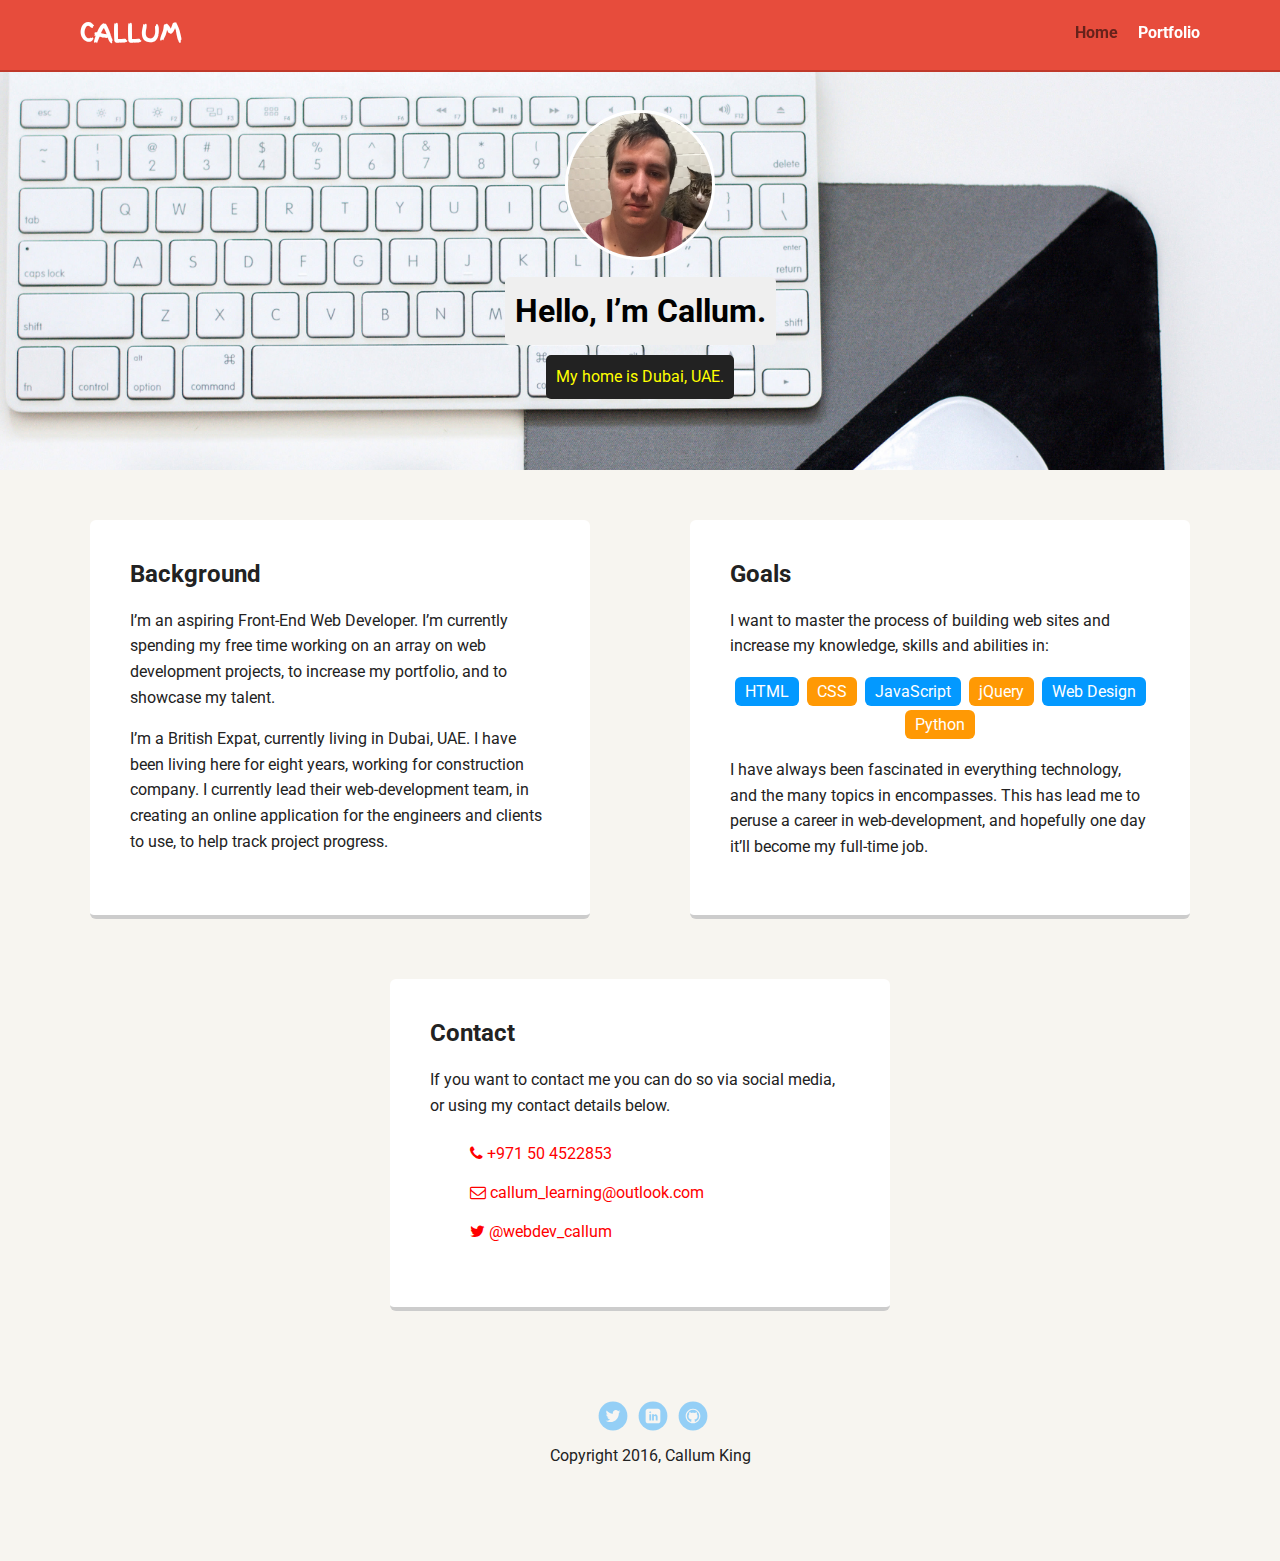
<file: index.html>
<!doctype html>
<html lang="en">
<head>
  <meta charset="utf-8">
  <title>Callum King's Profile</title>
  <meta name="viewport" content="width=device-width, initial-scale=1.0">
  <link rel="stylesheet" href="styles.css">
  <link rel="stylesheet" href="https://maxcdn.bootstrapcdn.com/font-awesome/4.5.0/css/font-awesome.min.css">
  <link href='https://fonts.googleapis.com/css?family=Roboto:400,300,500,700,900|Finger+Paint' rel='stylesheet' type='text/css'>
</head>
  <body>

    <div class="main-nav">
        <ul class="nav">
          <li class="name">Callum</li>
          <li><a href="index.html" class="selected">Home</a></li>
          <li><a href="portfolio.html">Portfolio</a></li>
        </ul>
    </div>

    <header>
      <img src="images/callum_pix.jpg" alt="Photo of Callum King and his cat Pixel" class="profile-image">
      <h1 class="tag name">Hello, I’m Callum.</h1>
      <p class="tag location">My home is Dubai, UAE.</p>
    </header>

    <main class="flex">
      <div class="card">
        <h2>Background</h2>
        <p>I’m an aspiring Front-End Web Developer. I’m currently spending my free time working on an array on web development projects, to increase my portfolio, and to showcase my talent.</p>
        <p>I’m a British Expat, currently living in Dubai, UAE. I have been living here for eight years, working for construction company. I currently lead their web-development team, in creating an online application for the engineers and clients to use, to help track project progress.</p>
      </div> 

      <div class="card">
        <h2>Goals</h2>
        <p>I want to master the process of building web sites and increase my knowledge, skills and abilities in:</p>
        <ul class="skills">
          <li>HTML</li>
          <li>CSS</li>
          <li>JavaScript</li>
          <li>jQuery</li>
          <li>Web Design</li>
          <li>Python</li>
        </ul>
        <p>I have always been fascinated in everything technology, and the many topics in encompasses. This has lead me to peruse a career in web-development, and hopefully one day it’ll become my full-time job.</p>
      </div>
      <div class="card">
        <h2>Contact</h2>
        <p>If you want to contact me you can do so via social media, or using my contact details below.</p>
        <ul class="contact">
          <li><a href="tel:+971504522853"><i class="fa fa-phone"></i> +971 50 4522853</a></li>
          <li><a href="mailto:callum_learn@outlook.com"><i class="fa fa-envelope-o"></i> callum_learning@outlook.com</a></li>
          <li><a href="http://twitter.com/intent/tweet?screen_name=webdev_callum"><i class="fa fa-twitter"></i> @webdev_callum</a></li>
        </ul>
      </div> 

    </main>
    <footer>
      <ul>
        <li><a href="https://twitter.com/webdev_callum" class="social twitter" target="_blank">Twitter</a></li>
        <li><a href="https://www.linkedin.com/in/callum-king-168873111?trk=nav_responsive_tab_profile" class="social linkedin" target="_blank">LinkedIn</a></li>
        <li><a href="https://github.com/ck-dxb" class="social github" target="_blank">Github</a></li>
      </ul>
      <p class="copyright">Copyright 2016, Callum King</p>
    </footer>
  </body>
  </html>
</file>
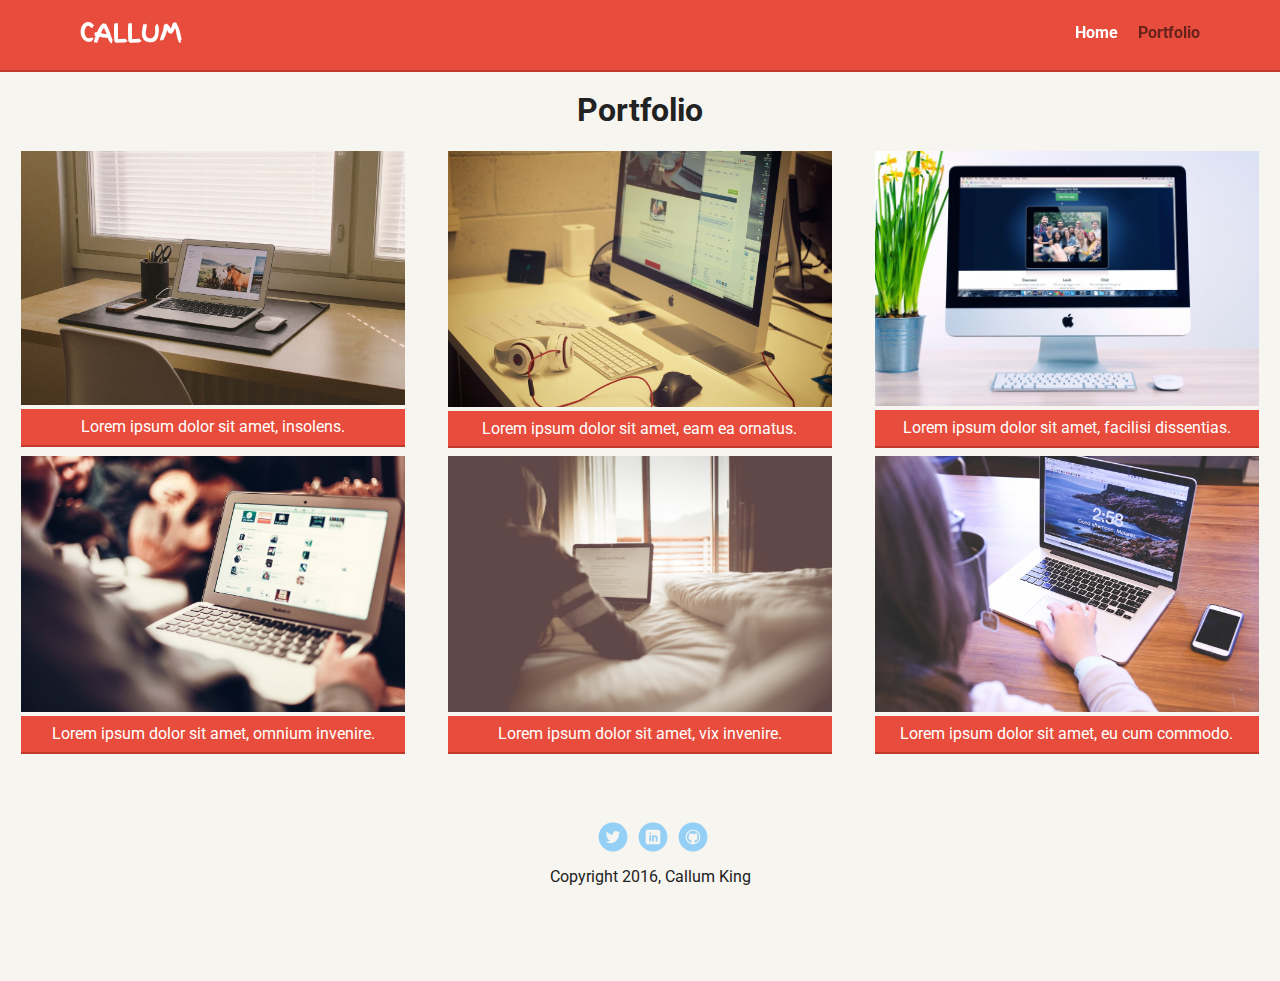
<file: portfolio.html>
<!doctype html>
<html lang="en">
<head>
  <meta charset="utf-8">
  <title>Callum King's Profile</title>
  <meta name="viewport" content="width=device-width, initial-scale=1.0">
  <link rel="stylesheet" href="styles.css">
  <link rel="stylesheet" href="https://maxcdn.bootstrapcdn.com/font-awesome/4.5.0/css/font-awesome.min.css">
  <link href='https://fonts.googleapis.com/css?family=Roboto:400,300,500,700,900|Finger+Paint' rel='stylesheet' type='text/css'>
</head>
  <body>

    <div class="main-nav">
        <ul class="nav">
          <li class="name">Callum</li>
          <li><a href="index.html">Home</a></li>
          <li><a href="portfolio.html" class="selected">Portfolio</a></li>
        </ul>
    </div>

    <main class="port-main">
      <h1>Portfolio</h1>
      <ul class="gallery">
        <li>
          <a href="images/gallery/gallery1.jpg">
            <img src="images/gallery/gallery1.jpg" alt="Example companyy business website image">
            <p>Lorem ipsum dolor sit amet, insolens.</p>
          </a>
        </li>
        <li>
          <a href="images/gallery/gallery2.jpg">
            <img src="images/gallery/gallery2.jpg" alt="Example companyy business website image">
            <p>Lorem ipsum dolor sit amet, eam ea ornatus.</p>
          </a>
        </li>
        <li>
          <a href="images/gallery/gallery3.jpg">
            <img src="images/gallery/gallery3.jpg" alt="Example companyy business website image">
            <p>Lorem ipsum dolor sit amet, facilisi dissentias.</p>
          </a>
        </li>
        <li>
          <a href="images/gallery/gallery4.jpg">
            <img src="images/gallery/gallery4.jpg" alt="Example companyy business website image">
            <p>Lorem ipsum dolor sit amet, omnium invenire.</p>
          </a>
        </li>
        <li>
          <a href="images/gallery/gallery5.jpg">
            <img src="images/gallery/gallery5.jpg" alt="Example companyy business website image">
            <p>Lorem ipsum dolor sit amet, vix invenire.</p>
          </a>
        </li>
        <li>
          <a href="images/gallery/gallery6.jpg">
            <img src="images/gallery/gallery6.jpg" alt="Example companyy business website image">
            <p>Lorem ipsum dolor sit amet, eu cum commodo.</p>
          </a>
        </li>
        
        
      </ul>
    </main>
    <footer>
      <ul>
        <li><a href="https://twitter.com/webdev_callum" class="social twitter" target="_blank">Twitter</a></li>
        <li><a href="https://www.linkedin.com/in/callum-king-168873111?trk=nav_responsive_tab_profile" class="social linkedin" target="_blank">LinkedIn</a></li>
        <li><a href="https://github.com/ck-dxb" class="social github" target="_blank">Github</a></li>
      </ul>
      <p class="copyright">Copyright 2016, Callum King</p>
    </footer>
  </body>
  </html>
</file>
<file: styles.css>
/* Global Layout Set-up */
* { 
  box-sizing: border-box;
}
  
body {
  margin: 0;
  padding: 0;
  text-align: center;
  font-family: 'Roboto', sans-serif;
  color: #222;
  background: #f7f5f0;
}
/* Link Styles */

a {
  text-decoration: none;
  color: #fff;
}
a:hover {
  color: #6633ff;
}

/* Section Styles */

.main-nav {
  width: 100%;
  background: #e74c3c;
  min-height: 30px;
  padding: 10px;
  position: fixed;
  text-align: center;
  box-shadow: 0px 2px 0px 0px rgba(192,57,43,1);
}
.nav {
  display: flex;
  justify-content: space-around;
  font-weight: 700;
  list-style-type: none;
  margin: 0 auto;
  padding: 0;
}

.nav .name {
    display: block;
    margin-right: auto;
    font-family: 'Finger Paint', sans-serif;
    text-transform: uppercase;
    font-size: 24px;
    color: white;
}
.nav li {
  padding: 5px 10px 10px 10px;
}
.nav a {
  line-height: 35px;
  transition: all .5s;
}
.nav a:hover, .nav .selected  {
  color: #67221B;
}

header {
  text-align: center;
  background: url('images/minimography_069_orig.jpg') no-repeat top;
  background-size: cover;
  overflow: hidden;
  padding-top: 60px;
}
header {
  line-height: 1.5;
}
header .profile-image {
  margin-top: 50px;
  max-width: 150px;
  max-height: 150px;
  border-radius: 100%;
  border: 3px solid white;
  transition: all .5s;
}
header .profile-image:hover {
  transform: scale(1.2) rotate(5deg);
}
.tag {
  background-color: #efefef;
  color: black;
  padding: 10px;
  border-radius: 5px;
  display: table;
  margin: 10px auto;
} 
.location {
  background-color: #222;
  color: yellow;
}
.card {
  margin: 30px;
  padding: 20px 40px 40px;
  max-width: 500px;
  text-align: left;
  background: #fff;
  border-bottom: 4px solid #ccc;
  border-radius: 6px;
  transition: all .5s;
}
.card:hover {
  border-color: #C0392B;
}

ul.skills {
  padding: 0;
  text-align: center;
}

.skills li {
  border-radius: 6px;
  display: inline-block;
  background: #ff9904;
  color: white;
  padding: 5px 10px;
  margin: 2px;
}

.skills li:nth-child(odd) {
  background: #0399ff;
}
.contact li {
  list-style: none;
  padding: 10px 0;
}

.contact li a {
  color: red;
}

.contact li a:hover {
  color: #000;
}

footer {
  width: 100%;
  min-height: 30px;
  padding: 20px 0 40px 20px;
}

footer .copyright {
  top: -8px;
  font-size: .75em;
}

footer ul {
  list-style-type: none;
  margin: 0;
  padding: 0;
}

footer ul li {
  display: inline-block;
}

a.social {
  display: inline-block;
  text-indent: -9999px;
  margin-left: 5px;
  width: 30px;
  height: 30px;
  background-size: 30px 30px;
  opacity: .4;
  transition: all .5s;
}
a.twitter {
  background-image: url(images/twitter.svg);
}
a.linkedin {
  background-image: url(images/linkedin.svg);
}
a.github {
  background-image: url(images/github.svg);
}
a.social:hover {
  opacity: 1;
}
.clearfix {
  clear: both;
}





/* Styles for larger screens */
@media screen and (min-width: 720px) {
  
  .flex {
      display: -ms-flexbox;      /* TWEENER - IE 10 */
      display: flex; 
      flex-wrap: wrap;
      max-width: 1200px;
      -ms-flex-pack: distribute;
      justify-content: space-around;
      margin: 0 auto;
  }

  header {
    min-height: 470px;
  }

  .nav {
    max-width: 1200px;
    padding: 0 30px;
  }


  main {
    padding-top: 20px;
  }

  main p {
    line-height: 1.6em;
  }

  footer {
    font-size: 1.3em;
    max-width: 1200px;
    margin: 40px auto;
  }

}


/*************************
PORTFOLIO PAGE STYLES & LAYOUT
**************************/
.port-main {
  padding-top: 70px;
}

ul.gallery {
  max-width: 100%;

  list-style-type: none;
  display:-webkit-flex;
  display: flex;
  
  flex-direction: row;
  
  flex-wrap: wrap;
  
  justify-content: space-around;
 
  align-content: stretch;
  
  align-items: stretch;
  
  padding-left: 0;
}

.gallery li {
  width: 30%;
  display: inline-block;
}

.gallery li a {
  width: 100%;
  height: 100%;
}

.gallery li img {
  max-width: 100%;
}

.gallery li p {
  margin: 0 0 10px;
  padding: 5px 5px;
  color: #fff;
  background: #e74c3c;
  box-shadow: 0px 2px 0px 0px rgba(192,57,43,1);
}


/* Styles for larger screens */
@media screen and (max-width: 720px) {
  
  .gallery li {
    max-width: 80%;
  }

  .gallery li p {
    font-size: 12px;
    height: 50px;
  }
}
</file>
